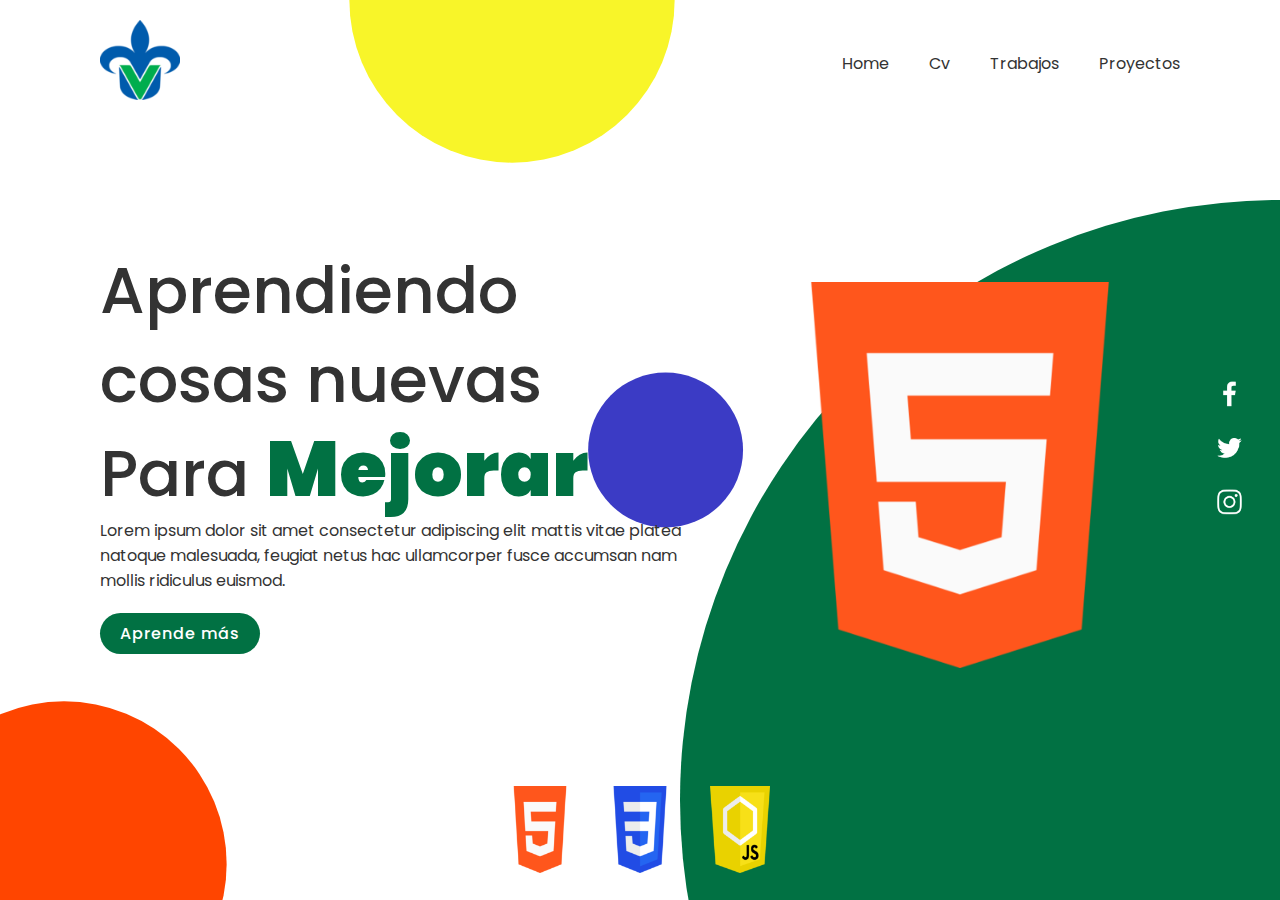
<file: index.html>
<!DOCTYPE html>
<html lang="en">
<head>
    <meta charset="UTF-8">
    <meta http-equiv="X-UA-Compatible" content="IE=edge">
    <meta name="viewport" content="width=device-width, initial-scale=1.0">
    <title>Document</title>

    <link rel="stylesheet" type="text/css" href="css/estilos.css">
</head>
<body>
    <section>
        <div class="circle"></div>
        <div class="circle2"></div>
        <div class="circle3"></div>
        <div class="circle4"></div>
        <header>
            <a href="#"> <img src="img/logouv.png" class="logo"></a>
            <ul>
                <li><a href = "index.html">Home</a></li>
                <li><a href="cv.html">Cv</a></li>
                <li><a href="#">Trabajos</a></li>
                <li><a href="#">Proyectos</a></li>
            </ul>

        </header>
        <div class="content">
            <div class="textBox">
                <h2> Aprendiendo cosas nuevas<br> Para <span>Mejorar</span></h2>
                <p>Lorem ipsum dolor sit amet consectetur adipiscing elit mattis vitae platea natoque malesuada, feugiat netus hac
                ullamcorper fusce accumsan nam mollis ridiculus euismod.</p>
                <a href="#">Aprende más</a>
                </div>
                <div class="imgBox">
                    <img src="img/html.png" class="fotohmtl">
                </div> 
        </div>
        <ul class="thumb">
            <li><img src="img/phtml.png" class="phtml" onclick="imgSlider('img/html.png');changeCircleColor('#017143')"></li>
            <li><img src="img/pcss.png" class="pcss" onclick="imgSlider('img/css.png');changeCircleColor('#eb7495')"></li>
            <li><img src="img/pjavascript.png" class="pjavascript" onclick="imgSlider('img/javascript.png');changeCircleColor('#d752b1')"></li>
        </ul>
        <ul class = "sci">
            <li><a href="#"><img src="img/facebook.png" ></a></li>
            <li><a href="#"><img src="img/twitter.png"></a></li>
            <li><a href="#"><img src="img/instagram.png"></a></li>

        </ul>
    </section>

    <script type = "text/javascript">
        function imgSlider(anything){
            document.querySelector('.fotohmtl').src = anything;
        }

        function changeCircleColor(color){
            const circle = document.querySelector('.circle'); 
            circle.style.background = color;
            
        }
    </script>
    </body>
    </html>
</file>
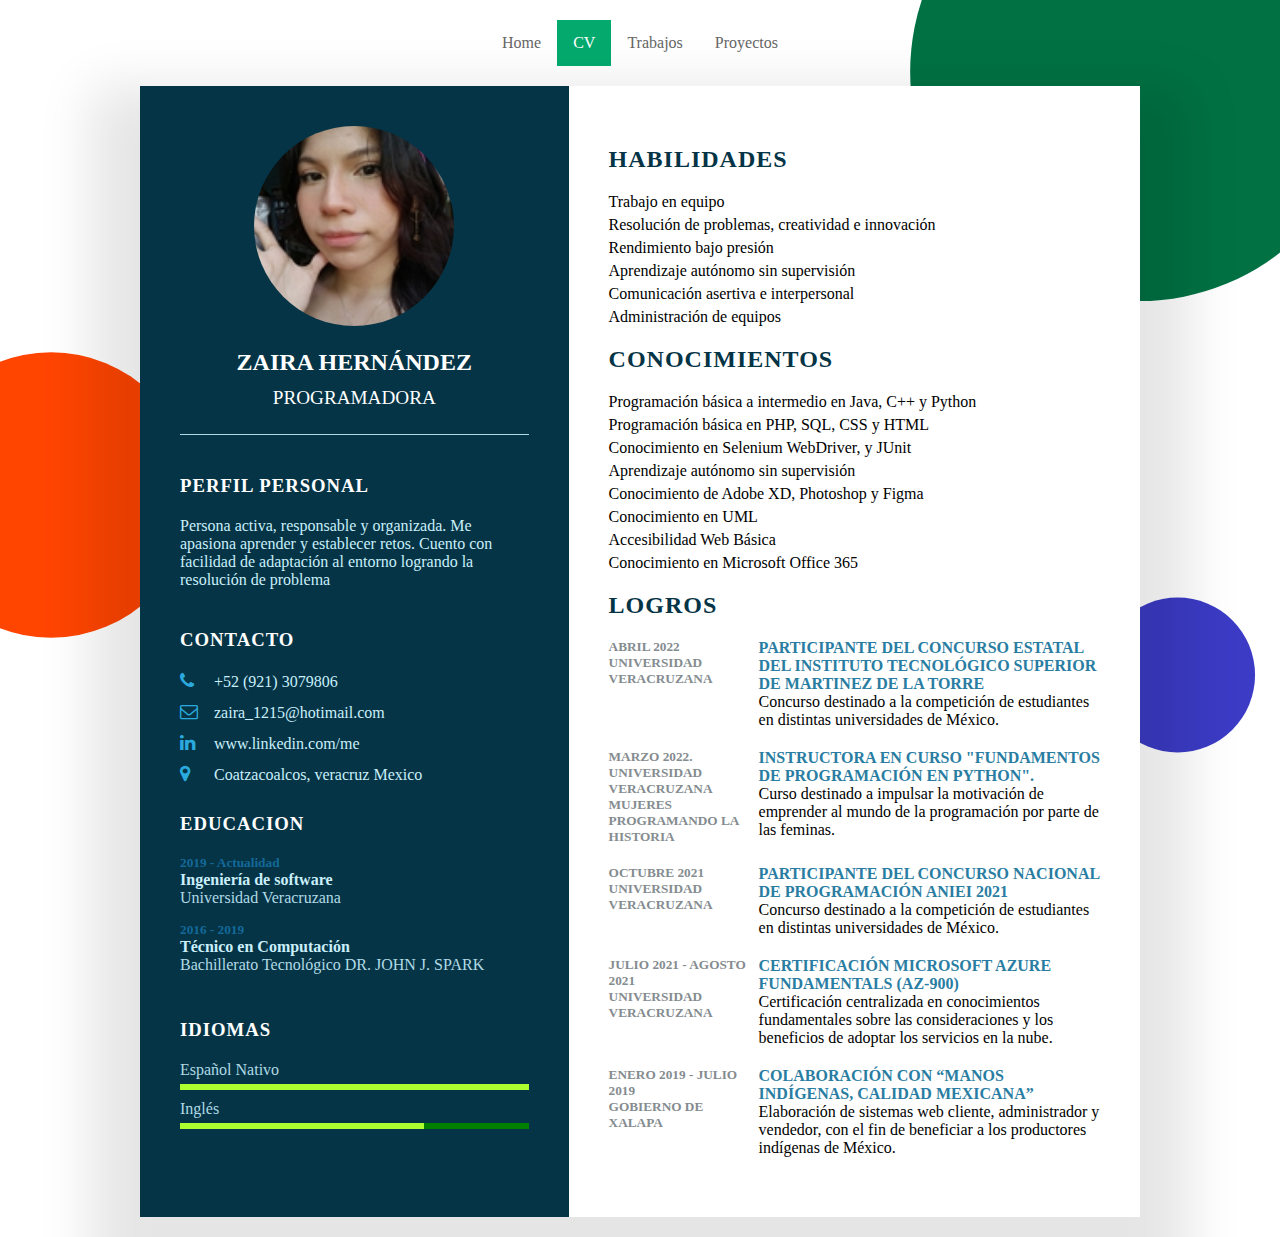
<file: cv.html>
<!DOCTYPE html>
<html lang="en">
<head>
    <meta charset="UTF-8">
    <meta http-equiv="X-UA-Compatible" content="IE=edge">
    <meta name="viewport" content="width=device-width, initial-scale=1.0">
    <title>Document</title>
    <!--Iconos-->
    <link rel="stylesheet" href="https://cdnjs.cloudflare.com/ajax/libs/font-awesome/4.7.0/css/font-awesome.css"
        integrity="sha512-5A8nwdMOWrSz20fDsjczgUidUBR8liPYU+WymTZP1lmY9G6Oc7HlZv156XqnsgNUzTyMefFTcsFH/tnJE/+xBg=="
        crossorigin="anonymous" referrerpolicy="no-referrer" />
    <!--css*/-->
    <link rel="stylesheet" type="text/css" href="css/estilocv.css">

</head>
<body>

    <div class="circle"></div>
    <div class="circle3"></div>
    <div class="circle4"></div>

    <ul class="hed">
        <li><a href="index.html">Home</a></li>
        <li><a class="active" href="cv.html">CV</a></li>
        <li><a href="#">Trabajos</a></li>
        <li><a href="#">Proyectos</a></li>
    </ul>
    <!--Estructura del cv*/-->
    <div class="container"> 
        
        <!--Parte izquierda-->
        <div class="izquierda">
            <!--Parte superior izquierda--> 
            <div class = "textoPerfil">
                <div class="imgBx">
                    <img src="img/fotocv.jpg">
                </div>
                <h2> Zaira Hernández <br><span> Programadora</span></h2>
            </div>

            <!--Perfil personal -->    
            <div class = "perfilPersonal">
                <h3 class="title"> Perfil Personal</h3>
                <p>Persona activa, responsable y
                organizada. Me apasiona
                aprender y establecer retos.
                Cuento con facilidad de
                adaptación al entorno logrando la
                resolución de problema</p>
            </div>

            <!--Información de contacto-->
            <div class="infoContacto">
                <h3 class="title">Contacto</h3>
                <ul>
                    <li>
                        <span class="icon"><i class="fa fa-phone" aria-hidden="true"></i></span>
                        <span class="text">+52 (921) 3079806</span>
                    </li>
                    <li>
                        <span class="icon"><i class="fa fa-envelope-o" aria-hidden="true"></i></span>
                        <span class="text">zaira_1215@hotimail.com</span>
                    </li>
                    <li>
                        <span class="icon"><i class="fa fa-linkedin" aria-hidden="true"></i></span>
                        <span class="text">www.linkedin.com/me</span>
                    </li>
                    <li>
                        <span class="icon"><i class="fa fa-map-marker" aria-hidden="true"></i></span>
                        <span class="text">Coatzacoalcos, veracruz Mexico</span>
                    </li>
                </ul>
            </div>
            <!-- Seccion de educación-->
            <div class="infoEducacion">
                <br>
                <h3 class="title">Educacion</h3>
                <ul>
                    <li>
                        <h5>2019 - Actualidad</h5>
                        <h4>Ingeniería de software</h4>
                        <h4>Universidad Veracruzana</h4>
                    </li>
                    <li>
                       <h5>2016 - 2019</h5>
                       <h4>Técnico en Computación</h4>
                       <h4>Bachillerato Tecnológico DR.
                    JOHN J. SPARK</h4>
                    </li>
     
                </ul>
            </div>

            <!-- Sección deidiomas-->
            <div class="infoIdiomas">
                <h3 class="title">Idiomas</h3>
                <ul>
                    <li>
                        <span class = "text">Español Nativo</span>
                        <span class="percent"><div style="width:100%;"></div>
                        </span>
                    </li>
                    <li>
                        <span class="text">Inglés</span>
                        <span class="percent"><div style="width:70%;"></div></span>
                    </li>
                </ul>
            </div>
        </div>

       


        <div class="derecha"> 
            <div class="habilidades">
                <h2 class="title2">Habilidades</h2>
                <ul>
                    <li>
                        <span class="text">Trabajo en equipo</span>
                    </li>
                    <li>
                        <span class="text">Resolución de problemas, creatividad e innovación</span>
                    </li>
                    <li>
                        <span class="text">Rendimiento bajo presión</span>
                    </li>
                    <li>
                        <span class="text">Aprendizaje autónomo sin supervisión</span>
                    </li>
                    <li>
                        <span class="text">Comunicación asertiva e interpersonal</span>
                    </li>
                    <li>
                        <span class="text">Administración de equipos</span>
                    </li>
                </ul>
            </div>

            <div class="conocimiento">
                <h2 class="title2">Conocimientos</h2>
                <ul>
                    <li>
                        <span class="text">Programación básica a intermedio en Java, C++ y Python</span>
                    </li>
                    <li>
                        <span class="text">Programación básica en PHP, SQL, CSS y HTML</span>
                    </li>
                    <li>
                        <span class="text">Conocimiento en Selenium WebDriver, y JUnit</span>
                    </li>
                    <li>
                        <span class="text">Aprendizaje autónomo sin supervisión</span>
                    </li>
                    <li>
                        <span class="text">Conocimiento de Adobe XD, Photoshop y Figma</span>
                    </li>
                    <li>
                        <span class="text">Conocimiento en UML</span>
                    </li>
                    <li>
                        <span class="text">Accesibilidad Web Básica</span>
                    </li>
                    <li>
                        <span class="text">Conocimiento en Microsoft Office 365</span>
                    </li>
                </ul>
            </div>

            <!--Logros-->
            <div class="logros">
                <h2 class="title2">Logros</h2>
                    <div class="box">
                        <div class="fecha">
                            <h5>Abril 2022</h5>
                            <h5>Universidad veracruzana</h5>
                        </div>
                        <div class="text">
                            <h4>Participante del concurso Estatal del Instituto
                            Tecnológico Superior de Martinez de la Torre</h4>
                            <p>Concurso destinado a la competición de estudiantes en distintas universidades de México.</p>
                        </div>
                    </div>

                    <div class="box">
                        <div class="fecha">
                            <h5>Marzo 2022. Universidad Veracruzana</h5>
                            <h5>Mujeres Programando la Historia</h5>
                        </div>
                        <div class="text">
                            <h4>Instructora en curso "Fundamentos de programación
                            en Python".</h4>
                            <p>Curso destinado a impulsar la motivación de emprender al mundo de la programación por parte de las feminas.</p>
                        </div>
                    </div>

                    <div class="box">
                        <div class="fecha">
                            <h5>Octubre 2021</h5>
                            <h5>Universidad veracruzana</h5>
                        </div>
                        <div class="text">
                            <h4>Participante del concurso nacional de programación ANIEI 2021</h4>
                            <p>Concurso destinado a la competición de estudiantes en distintas universidades de México.</p>
                        </div>
                    </div>
                    <div class="box">
                        <div class="fecha">
                            <h5>Julio 2021 - Agosto 2021</h5>
                            <h5>Universidad veracruzana</h5>
                        </div>
                        <div class="text">
                            <h4>Certificación Microsoft Azure Fundamentals (AZ-900)</h4>
                            <p>Certificación centralizada en conocimientos fundamentales sobre las consideraciones y los beneficios de adoptar los
                            servicios en la nube.</p>
                        </div>
                    </div>

                    <div class="box">
                        <div class="fecha">
                            <h5>Enero 2019 - Julio 2019</h5>
                            <h5>Gobierno de Xalapa</h5>
                        </div>
                        <div class="text">
                            <h4>Colaboración con “Manos Indígenas, Calidad Mexicana”</h4>
                            <p>Elaboración de sistemas web cliente, administrador y vendedor, con el fin de beneficiar a los productores indígenas de
                            México.</p>
                        </div>
                    </div>
            </div>

        </div>

    </div>
</body>
</html>
</file>
<file: css/estilos.css>
@import url('https://fonts.googleapis.com/css?family=Poppins:200,300,400,500,600,700,800,900&display=swap');

*{
    margin: 0;
    padding: 0;
    box-sizing: border-box;
    font-family: 'Poppins', sans-serif; 
}

section{
    position:relative;
    width: 100%;
    min-height: 100vh;
    padding: 100px;
    display: flex;
    justify-content: space-between;
    align-items: center;
    background: #fff;
}

header{
    position: absolute;
    top:0;
    left: 0;
    width: 100%;
    padding: 20px 100px;
    display:flex;
    justify-content: space-between;
    align-items: center;

}

header .logo
{
position: relative;
max-width: 80px;
}

header ul{
    position: relative;
    display: flex;
}

header ul li{
    list-style:none;
}

header ul li a{
    display: inline-block;
    color: #333;
    font-weight: 400;
    margin-left: 40px;
    text-decoration: none;
}

.content{
    position:relative;
    width: 100%;
    display: flex;
    justify-content: space-between;
    align-items: center ;
}

.content .textBox
{
    position: relative;
    max-width: 600px;
}

.content .textBox h2{
    color: #333;
    font-size: 4em;
    line-height: 1.4em;
    font-weight: 500;
}

.content .textBox h2 span{
    color:#017143;
    font-size: 1.2em;
    font-weight: 900;
}

.content .textBox p {
    color: #333;
}

.content .textBox a {
    display:inline-block;
    margin-top: 20px;
    padding: 8px 20px;
    background: #017143;
    color: #fff;
    border-radius: 40px;
    font-weight: 500;
    letter-spacing: 1px;
    text-decoration: none;
}

.content .imgBox{
    width: 600px;
    display: flex;
    justify-content: flex-end;
    padding-right: 50px;
    margin-top: 50px;

}

.content .imgBox img{
    max-width: 340px;
}

.thumb{
    position: absolute;
    left: 50%;
    bottom: 20px;
    transform: translateX(-50%);
    display: flex;
}

.thumb li{
    list-style: none;
    display: inline-block;
    margin: 0 20px;
    cursor: pointer;
    transition: 0.5s;
}

.thumb li:hover 
{
    transform: translateY(-15px);
}

.thumb li img {
    max-width: 60px;
}

.sci{
    position: absolute;
    top:50%;
    right: 30px;
    transform: translateY(-50%);
    display: flex;
    justify-content: center;
    align-items: center;
    flex-direction: column;
}

.sci li {
    list-style: none;
}

.sci li a{
   display: inline-block;
   margin: 5px 0;
   transform: scale(0.6);
   filter: invert(1);
}

.circle{
    position: absolute;
    top: 0;
    left: 0;
    width: 100%;
    height: 100%;
    background: #017143;
    clip-path: circle(600px at right 800px);
}

.circle2 {
    position: absolute;
    top: 0;
    left: 0;
    width: 100%;
    height: 100%;
    background: #F8F529;
    clip-path: circle(14.7% at 40% 0);
}

.circle3 {
    position: absolute;
    top: 0;
    left: 0;
    width: 100%;
    height: 100%;
    background: orangered;
    clip-path: circle(14.7% at 5% 96%);
}

.circle4 {
    position: absolute;
    top: 0;
    left: 0;
    width: 100%;
    height: 100%;
    background: rgb(59, 59, 197);
    clip-path: circle(7% at 52% 50%);
}
</file>
<file: css/estilocv.css>
* {
    margin: 0;
    padding: 0;
    box-sizing: border-box;
}



.hed{
    background: white;
}
.hed li {
    float: left;
    list-style: none;
    padding-top: 20px;
}

.hed li a {
    display: block;
    color: #666;
    text-align: center;
    padding: 14px 16px;
    text-decoration: none;
    
}

.hed li a:hover:not(.active) {
    background-color: #ddd;
}

.hed li a.active {
    color: white;
    background-color: #04AA6D;
}


body {
    
    display: grid;
    justify-content: center;
    justify-items: center;
    min-height: 100vh;
  
}

/*Configuraciones del cv en la parte izquierda*/
.container {
    position: relative;
    width: 100%;
    max-width: 1000px;
    min-height: 1000px;
    background: #fff;
    margin: 20px;
    display: grid;
    grid-template-columns: 1.5fr 2fr;
    box-shadow: 0 50px 50px 50px  rgba(0, 0, 0, 0.1);
}

.container .izquierda {
    position: relative;
    background: rgba(4, 52, 70);
    padding: 40px;

}

.textoPerfil {
    position: relative;
    display: flex;
    flex-direction: column;
    align-items: center;
    padding-bottom: 20px;
    border-bottom: 1px solid rgba(177, 218, 229);
}

.textoPerfil .imgBx {

    position: relative;
    width: 200px;
    height: 200px;
    border-radius: 50%;
    overflow: hidden;

}

.textoPerfil .imgBx img {
    position: absolute;
    top: 0;
    left: 0;
    width: 100%;
    height: 100%;
    object-fit: cover;
}

.textoPerfil h2 {
    color: white;
    font-size: 1.5em;
    margin-top: 20px;
    text-transform: uppercase;
    text-align: center;
    font-weight: 600;
    line-height: 1.4em;
}

.textoPerfil h2 span {
    font-size: 0.8em;
    font-weight: 300;

}


.perfilPersonal {
    padding-top: 40px;

}

.perfilPersonal p {
    color: rgb(202, 239, 250);

}

.infoContacto {
    padding-top: 40px;
}



.title {
    color: white;
    text-transform: uppercase;
    font-weight: 600;
    letter-spacing: 1px;
    margin-bottom: 20px;

}

.infoContacto ul {
    position: relative;
}

.infoContacto ul li {
    position: relative;
    list-style: none;
    margin: 10px 0;
    cursor: pointer;

}

.infoContacto ul li .icon {
    display: inline-block;
    width: 30px;
    font-size: 18px;
    color: rgba(42, 170, 222);

}

.infoContacto ul li span {
    color: rgb(202, 239, 250);
    font-weight: 300;

}

.infoEducacion li {

    margin-bottom: 15px;
    list-style: none;

}

.infoEducacion h5 {

    font-weight: 500;
    color: rgba(20, 105, 153);
    font-weight: bolder;
}

.infoEducacion h4:nth-child(2) {

    font-weight: 500;
    color: rgb(202, 239, 250);
    font-weight: bold;
}

.infoEducacion h4 {

    font-weight: 300;
    font-weight: lighter;
    color: rgba(177, 218, 229);
}

.infoIdiomas {

    padding-top: 30px;
}


.infoIdiomas ul li {
    position: relative;
    list-style: none;
    margin: 10px 0;
    cursor: pointer;

}


.infoIdiomas span {

    font-weight: 300;
    font-weight: lighter;
    color: rgba(177, 218, 229);
}

.infoIdiomas .percent {

    position: relative;
    width: 100%;
    height: 6px;
    background: green;
    display: block;
    margin-top: 5px;
}

.infoIdiomas .percent div {
    position: absolute;
    top: 0;
    left: 0;
    height: 100%;
    background-color: greenyellow;
}

.container .derecha {
    position: relative;
    background: white;
    padding: 40px;

}

.title2 {
    color: rgba(4, 52, 70);
    text-transform: uppercase;
    font-weight: 600;
    letter-spacing: 1px;
    margin-bottom: 20px;
    margin: 20px 0;
}

.habilidades ul li {
    position: relative;
    list-style: none;
    margin: 5px 0;
    cursor: pointer;

}


.habilidades ul li span {
    color: black;
    font-weight: 300;
    width: 100%;

}

.conocimiento ul li {
    position: relative;
    list-style: none;
    margin: 5px 0;
    cursor: pointer;

}


.conocimiento ul li span {
    color: black;
    font-weight: 300;
    width: 100%;
}

.logros .box {
    display: flex;
    flex-direction: row;
    margin: 20px 0;
}

.logros .box .fecha {
    min-width: 150px;

}

.logros .box .fecha h5 {
    text-transform: uppercase;
    color: #858c90;
    font-weight: 600;

}

.logros .box .text h4 {
    text-transform: uppercase;
    color: #2a7da2;
    font-size: 16px;

}

.circle {
    position: absolute;
    top: 0;
    left: 0;
    width: 100%;
    height: 100%;
    background: #017143;
    clip-path: circle(20.7% at 89% 8%);
}


.circle3 {
    position: absolute;
    
    width: 100%;
    height: 100%;
    background: orangered;
    clip-path: circle(12.9% at 4% 55%);
}

.circle4 {
    position: absolute;
    top: 0;
    left: 0;
    width: 100%;
    height: 100%;
    background: rgb(59, 59, 197);
    clip-path: circle(7.0% at 92% 75%);
}
</file>
